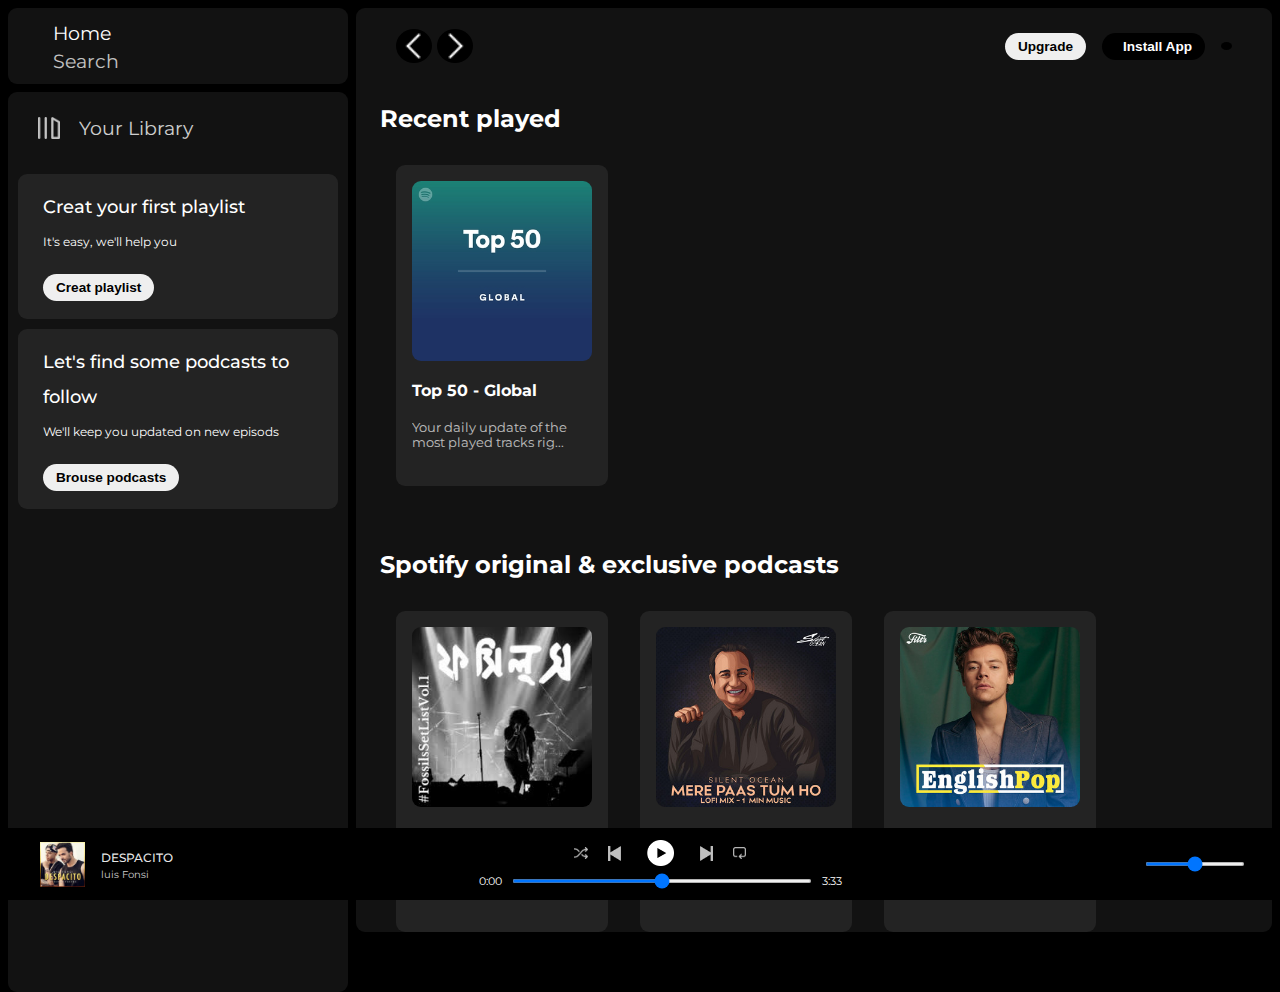
<file: index.html>
<!DOCTYPE html>
<html lang="en">

<head>
    <meta charset="UTF-8">
    <meta http-equiv="X-UA-Compatible" content="IE=edge">
    <meta name="viewport" content="width=device-width, initial-scale=1.0">
    <title>Spotify - Web player: music for everyone</title>
    <link rel="icon" href="./meterial/redspotify.png">
    <link rel="stylesheet" href="style.css">
    <link rel="stylesheet" href="https://cdnjs.cloudflare.com/ajax/libs/font-awesome/6.4.0/css/all.min.css"
        integrity="sha512-iecdLmaskl7CVkqkXNQ/ZH/XLlvWZOJyj7Yy7tcenmpD1ypASozpmT/E0iPtmFIB46ZmdtAc9eNBvH0H/ZpiBw=="
        crossorigin="anonymous" referrerpolicy="no-referrer" />
    <link rel="preconnect" href="https://fonts.googleapis.com">
    <link rel="preconnect" href="https://fonts.gstatic.com" crossorigin>
    <link href="https://fonts.googleapis.com/css2?family=Montserrat:wght@100;200;300;400;500;600;700&display=swap"
        rel="stylesheet">
</head>

<body>
    <div class="container">
        <div class="sidebar">
            <div class="side-first">
                <div class="home">
                    <i class="fa-solid fa-house" style="cursor: default"></i>
                    <a href="#" id="home">Home</a>
                </div>
                <div class="search">
                    <i class="fa-solid fa-magnifying-glass hover-1" style="cursor: default"></i>
                    <a href="#" class=" hover-1" id="search">Search</a>
                </div>
            </div>
            <div class="side-second">
                <div class="library">
                    <div class="si-se-tital">
                        <img src="./meterial/library_icon.png" class="img-image hover-1" style="cursor: default" alt="">
                        <a href="#"> Your Library</a>
                    </div>
                    <div class="si-se-icon">
                        <i class="fa-solid fa-plus hover-1"></i>
                        <i class="fa-solid fa-arrow-right hover-1"></i>
                    </div>
                </div>
                <div class="playlist">
                    <div class="pl-1">
                        Creat your first playlist
                    </div>
                    <div class="pl-2">
                        It's easy, we'll help you
                    </div>
                    <button class="pl-btn">Creat playlist</button>
                </div>
                <div class="podcast">
                    <div class="pod-1">
                        Let's find some podcasts to follow
                    </div>
                    <div class="pod-2">
                        We'll keep you updated on new episods
                    </div>
                    <button class="pod-btn">Brouse podcasts</button>
                </div>
            </div>
        </div>
        <div class="main-content">
            <div class="ma-co-head">
                <div class="head-icon">
                    <div class="icon-1">
                        <img src="./meterial/backward_icon.png" class="back-img hover-2" style="cursor: default;" alt="">
                    </div>
                    <div class="icon-2">
                        <img src="./meterial/forward_icon.png" style="cursor: default;" class="ford-img hover-2" alt="">
                    </div>
                </div>
                <div class="head-button">
                    <div class="head-btn">
                        <button class="upgrade" style="cursor: default;">Upgrade</button>
                        <button class="install" style="cursor: default;"> <i class="fa-regular fa-circle-down" ></i> Install App</button>
                    </div>
                    <div class="user">
                        <i class="fa-regular fa-user hover-1" style="cursor: default;"></i>
                    </div>
                </div>
            </div>
            <div class="card-0">
                <h2 class="ca-hea-1">Recent played</h2>
                <div class="cards-container">
                    <div class="card-container">
                        <div class="card">
                            <img src="./meterial/card1img.jpeg" alt="">
                            <a href="#" class="card-a">Top 50 - Global</a>
                            <p>Your daily update of the<br>most played tracks rig...</p>
                        </div>
                    </div>
                </div>
            </div>
            <div class="card-0">
                <h2 class="ca-hea-1">Spotify original & exclusive podcasts</h2>
                <div class="cards-container">
                    <div class="card-container">
                        <div class="card">
                            <img src="./meterial/card7img.jpeg" alt="">
                            <a href="#" class="card-a">Fossils</a>
                            <p> The bangla band<br>at our kolkata</p>
                        </div>
                    </div>
                    <div class="card-container">
                        <div class="card">
                            <img src="./meterial/card3img.jpeg" alt="">
                            <a href="#" class="card-a">Mere Pass Tum ho</a>
                            <p>Silent Ocean<br>Lofi mix-1 min Music</p>
                        </div>
                    </div>
                    <div class="card-container">
                        <div class="card">
                            <img src="./meterial/card8img.jpeg" alt="">
                            <a href="#" class="card-a">English pop</a>
                            <p>Your daily update of the<br>most played tracks rig...</p>
                        </div>
                    </div>
                    <div class="card-container">
                        <div class="card">
                            <img src="./meterial/card2img.jpeg" alt="">
                            <a href="#" class="card-a">Mahiye Jinna Shona</a>
                            <p>Tranding Song now
                                <br><br>
                            </p>
                        </div>
                    </div>
                    <div class="card-container">
                        <div class="card">
                            <img src="./meterial/card4img.jpeg" alt="">
                            <a href="#" class="card-a">Top 50 - Global</a>
                            <p>Your daily update of the<br>most played tracks rig...</p>
                        </div>
                    </div>
                    <div class="card-container">
                        <div class="card">
                            <img src="./meterial/card9img.jpeg" alt="">
                            <a href="#" class="card-a">Top 50 - Global</a>
                            <p>Your daily update of the<br>most played tracks rig...</p>
                        </div>
                    </div>
                </div>
            </div>
            <div class="card-0">
                <h2 class="ca-hea-1">Most peoopl's loved playlists are here</h2>
                <div class="cards-container">
                    <div class="card-container">
                        <div class="card">
                            <img src="./meterial/card10img.jpeg" alt="">
                            <a href="#" class="card-a">Love songs </a>
                            <p>Most wanted songs...<br>Arijit Singh</p>
                        </div>
                    </div>
                    <div class="card-container">
                        <div class="card">
                            <img src="./meterial/card11img.jpg" alt="">
                            <a href="#" class="card-a">Top songs of Kk</a>
                            <p>Most played tracks...<br>Krishna Kumar Kunnath </p>
                        </div>
                    </div>
                    <div class="card-container">
                        <div class="card">
                            <img src="./meterial/card12img.jpg" alt="">
                            <a href="#" class="card-a">Top Songs of Sonu</a>
                            <p>Most loving voice<br>Sonu nigam</p>
                        </div>
                    </div>
                </div>
            </div>
            <div class="card-0">
                <h2 class="ca-hea-1">Top songs - which you will love...</h2>
                <div class="cards-container">
                    <div class="card-container">
                        <div class="card">
                            <img src="./meterial/card5img.jpeg" alt="">
                            <a href="#" class="card-a">Top 50 - Global</a>
                            <p>Daily update from<br>all over world</p>
                        </div>
                    </div>
                    <div class="card-container">
                        <div class="card">
                            <img src="./meterial/card6img.jpeg" alt="">
                            <a href="#" class="card-a">Top 50 - India</a>
                            <p>Your daily update of the<br>most played tracks rig...</p>
                        </div>
                    </div>
                </div>
            </div>

            <div class="space">
                <p>&#169;copyright by <a href="#">tarun_004_</a></p>
            </div>
        </div>
    </div>
    <div class="footer">
        <div class="footer-left">
            <img src="./meterial/despacito.jpeg" class="music" alt="" srcset="">
            <div class="music-name">
                <h5 class="hover-3">DESPACITO</h5>
                <P class="hover-3">luis Fonsi</P>
            </div>
            <i class="fa-regular fa-heart heart hover-1" style="color: white; font-size: 1.15rem;"></i>
            <i class="fa-solid fa-tv dekstop hover-1" style="color: white;"></i>
        </div>
        <div class="footer-middle">
            <div class="player-icon">
                <img src="./meterial/player_icon1.png" alt="" class="player-icon-1 hover-1">
                <img src="./meterial/player_icon2.png" alt="" class="player-icon-2 hover-1">
                <img src="./meterial/player_icon3.png" alt="" class="player-icon-3 hover-2">
                <img src="./meterial/player_icon4.png" alt="" class="player-icon-4 hover-1">
                <img src="./meterial/player_icon5.png" alt="" class="player-icon-5 hover-1">
            </div>
            <div class="progress-bar">
                <span class="start">0:00</span>
                <input type="range" min="0" max="100" class="bar">
                <span class="end">3:33</span>
            </div>
        </div>
        <div class="footer-right">
            <i class="fa-solid fa-circle-play hover-1" style="color: white;"></i>
            <i class="fa-solid fa-microphone hover-1" style="color: white;"></i>
            <i class="fa-solid fa-bars hover-1" style="color: white;"></i>
            <i class="fa-regular fa-address-card hover-1" style="color: white;"></i>
            <i class="fa-solid fa-volume-high hover-1" style="color: white;"></i>
            <input type="range" min="0" max="100" class="bar-2">

        </div>
    </div>




</body>

</html>
</file>
<file: style.css>
html {
  height: 100%;
  width: 100%;
}

body {
  margin: 0;
  padding: 0;
  background-color: #000;
  font-family: 'Montserrat', sans-serif;
  overflow: hidden;
}

.container {
  margin: 0;
  padding: 0;
  display: flex;
}

.sidebar {
  background-color: #000;
  color: white;
  height: 100vh;
  width: 340px;
  padding: 8px 4px 8px 8px;
  /* position: fixed; */
  top: 0;
}

.side-first {
  background-color: #121212;
  border-radius: 9px;
  padding: 10px 15px;
}

#home,
#search {
  text-decoration: none;
  color: #fff;
  font-size: 1.2rem;
}

.home i,
.search i {
  font-size: 1.4rem;
  padding: 15px;
  cursor: pointer;
}

.hover-1 {
  opacity: 0.75;
}

.hover-1:hover {
  opacity: 1;
  transform: scale(1.1);
}


.side-second {
  background-color: #121212;
  border-radius: 9px;
  height: 100%;
  /* margin-top: 8px; */
  /* display: flex;
    justify-content: space-between;
    align-items: center; */
}

.library {
  margin-top: 8px;
  display: flex;
  justify-content: space-between;
  align-items: center;
}

.img-image {
  height: 1.4rem;
  padding: 15px;
  cursor: pointer;
}

.si-se-tital {
  display: flex;
  align-items: center;
  /* justify-content: space-evenly; */
  padding: 10px 15px;
}

.si-se-tital a {
  text-decoration: none;
  color: #fff;
  font-size: 1.2rem;
  margin-left: 4.5px;
  opacity: 0.8;
}

.si-se-tital a:hover {
  opacity: 1;
}

.si-se-icon {
  display: flex;
  justify-content: center;
  align-items: center;
  margin: 10px;
  padding: 10px;
}

.si-se-icon i {
  padding: 0 10px;
  font-size: 1.2rem;
  opacity: 0.75;
}

.playlist,
.podcast {
  background-color: #232323;
  border-radius: 9px;
  margin: 10px;
  padding: 15px 25px;
  line-height: 35px;
}

.pl-1,
.pod-1 {
  font-size: 1.1rem;
  font-weight: 500;
  cursor: default;
}

.pl-2,
.pod-2 {
  font-size: 0.75rem;
  cursor: default;
}

.pl-btn,
.pod-btn {
  margin-top: 15px;
  border: none;
  border-radius: 25px;
  padding: 6px 13px;
  font-size: 0.85rem;
  font-weight: 600;
  cursor: pointer;
  /* line-height: 10px; */
}

.main-content {
  background-color: #121212;
  border-radius: 9px;
  margin: 8px 8px 8px 4px;
  padding: 0 1.5rem 1.5rem 1.5rem;
  height: 100vh;
  flex: 1;
  overflow: scroll;
}

.ma-co-head {
  padding: 1rem 0;
  position: sticky;
  top: 0;
  background-color: #121212;
}

.ma-co-head {
  display: flex;
  justify-content: space-between;
  margin: 0 0 20px 0;
  z-index: 10;

}

.head-icon {
  display: flex;
  margin-left: 1rem;
}

.icon-1,
.icon-2 {
  background-color: #000;
  border-radius: 50%;
  display: flex;
  align-items: center;
  margin: 5px 5px 5px 0;
  justify-content: center;
  align-items: center;
}

.back-img,
.ford-img {
  height: 30px;
  background-size: cover;
  cursor: pointer;
}

.back-img {
  padding: 2px 4px 2px 2px;
}

.ford-img {
  padding: 2px 2px 2px 4px;
}

.head-button {
  display: flex;
  align-items: center;
}

.head-btn {
  display: flex;
  align-items: center;
}

.head-btn button {
  border: none;
  border-radius: 25px;
  margin: 0 0.5rem;
  padding: 6px 13px;
  font-size: 0.85rem;
  font-weight: 600;
  cursor: pointer;
}

.install {
  background-color: black;
  padding: 0 10px;
  color: #fff;
  display: flex;
  align-items: center;
  justify-content: space-evenly;
}

.install i {
  color: #fff;
  font-size: 1rem;
  margin-right: 0.5rem;
  padding: 0;
}


.user {
  background-color: #000;
  border-radius: 50%;
  display: flex;
  align-items: center;
}

.user i {
  font-size: 1.2rem;
  color: #fff;
  padding: 4px 6px 4px 5px;
}

.head-btn {
  margin: 0 0.5rem;
}

.user {
  cursor: pointer;
  margin-right: 1rem;
}

.card-0 {
  margin-bottom: 3rem;
}

.cards-container {
  display: flex;
  flex-direction: row;
  flex-wrap: wrap;
}

.ca-hea-1 {
  color: #fff;
  font-weight: 700;
  margin: 0;
  margin-bottom: 1rem;
  cursor: default;
}

.card {
  width: 180px;
  display: flex;
  flex-direction: column;
  justify-content: flex-start;
  background-color: #232323;
  padding: 1rem;
  border-radius: 9px;
  margin: 1rem;
  cursor: pointer;
}

.card img {
  height: 180px;
  width: 180px;
  background-size: cover;
  border-radius: 9px;
}

.card-a {
  text-decoration: none;
  color: #fff;
  padding: 20px 0;
  font-size: 1rem;
  font-weight: 700;
}
.card p {
  color: #fff;
  margin: 0;
  font-size: 0.8rem;
  opacity: 0.7;
  margin: 0 20px 20px 0;
}

.space {
  background-color: transparent;
  height: 10rem;
  width: 100%;
  border-top: 2px solid #fff;
}

.space p {
  color:#fff ;
  margin: 1rem 0;
  font-size: 0.9rem;
  opacity: 0.8;
  cursor: default;
  text-align: center;
}
.space a{
  color: #fff;
  text-decoration: none;
}

.footer {
  height: 72px;
  width: 100vw;
  position: fixed;
  bottom: 0;
  background-color: #000;
  display: flex;
}

.footer-middle {
  width: 45vw;
  background-color: black;
  display: flex;
  flex-direction: column;
  align-items: center;
  justify-content: center;
}

.footer-left {
  width: 27.5vw;
  background-color: #000;
}

.footer-right {
  width: 27.5vw;
  background-color: #000;
}

.player-icon {
  display: flex;
  align-items: center;
  margin-bottom: 4px;
}

.footer-icon {
  margin: 0;
  padding: 0;
}

.player-icon-1, .player-icon-5 {
  height: 12px;
  /* margin: 20px; */
}

.player-icon-2, .player-icon-4 {
  height: 15px;
  margin: 0 20px;
}

.player-icon-3 {
  height: 26px;
  margin: 0 6px;
}

.hover-2:hover {
  transform: scale(1.1);
}

.progress-bar {
  color: #fff;
  width: auto;
  margin-top: 4px;
  display: flex;
  align-items: center;
}

.bar {
  width: 300px;
  height: 4px;
  margin: 0 10px;
}

.start, .end {
  font-size: 0.7rem;
}

.footer-left {
  display: flex;
  align-items: center;
  margin-left: 40px;
}

.footer-left i {
  font-size: 0.8rem;
  margin: 0 .5rem;
  opacity: .7;
  cursor: default;
}

.music {
  height: 45px;
  margin: 0 1rem 0 0;
}

.music-name {
  color: #fff;
  margin: 0 1.8rem 0 0;
}
.music-name h5 {
  margin: .2rem 0;
  font-size: 0.75rem;
  font-weight: 500;
  cursor: pointer;
  opacity: .9;
}

.music-name p {
  margin: 0;
  font-size: 0.65rem;
  opacity: 0.8;
  cursor: pointer;
}

.hover-3:hover {
  opacity: 1;
}

.footer-right {
  display: flex;
  align-items: center;
  justify-content: flex-end;
}

.footer-right i {
  font-size: 1rem;
  margin: 0 0 0 1.3rem;
  opacity: .7;
  cursor: default;
}

.footer-right .bar-2 {
  width: 100px;
  height: 4px;
  margin: 0 35px 0 10px;
}
</file>
